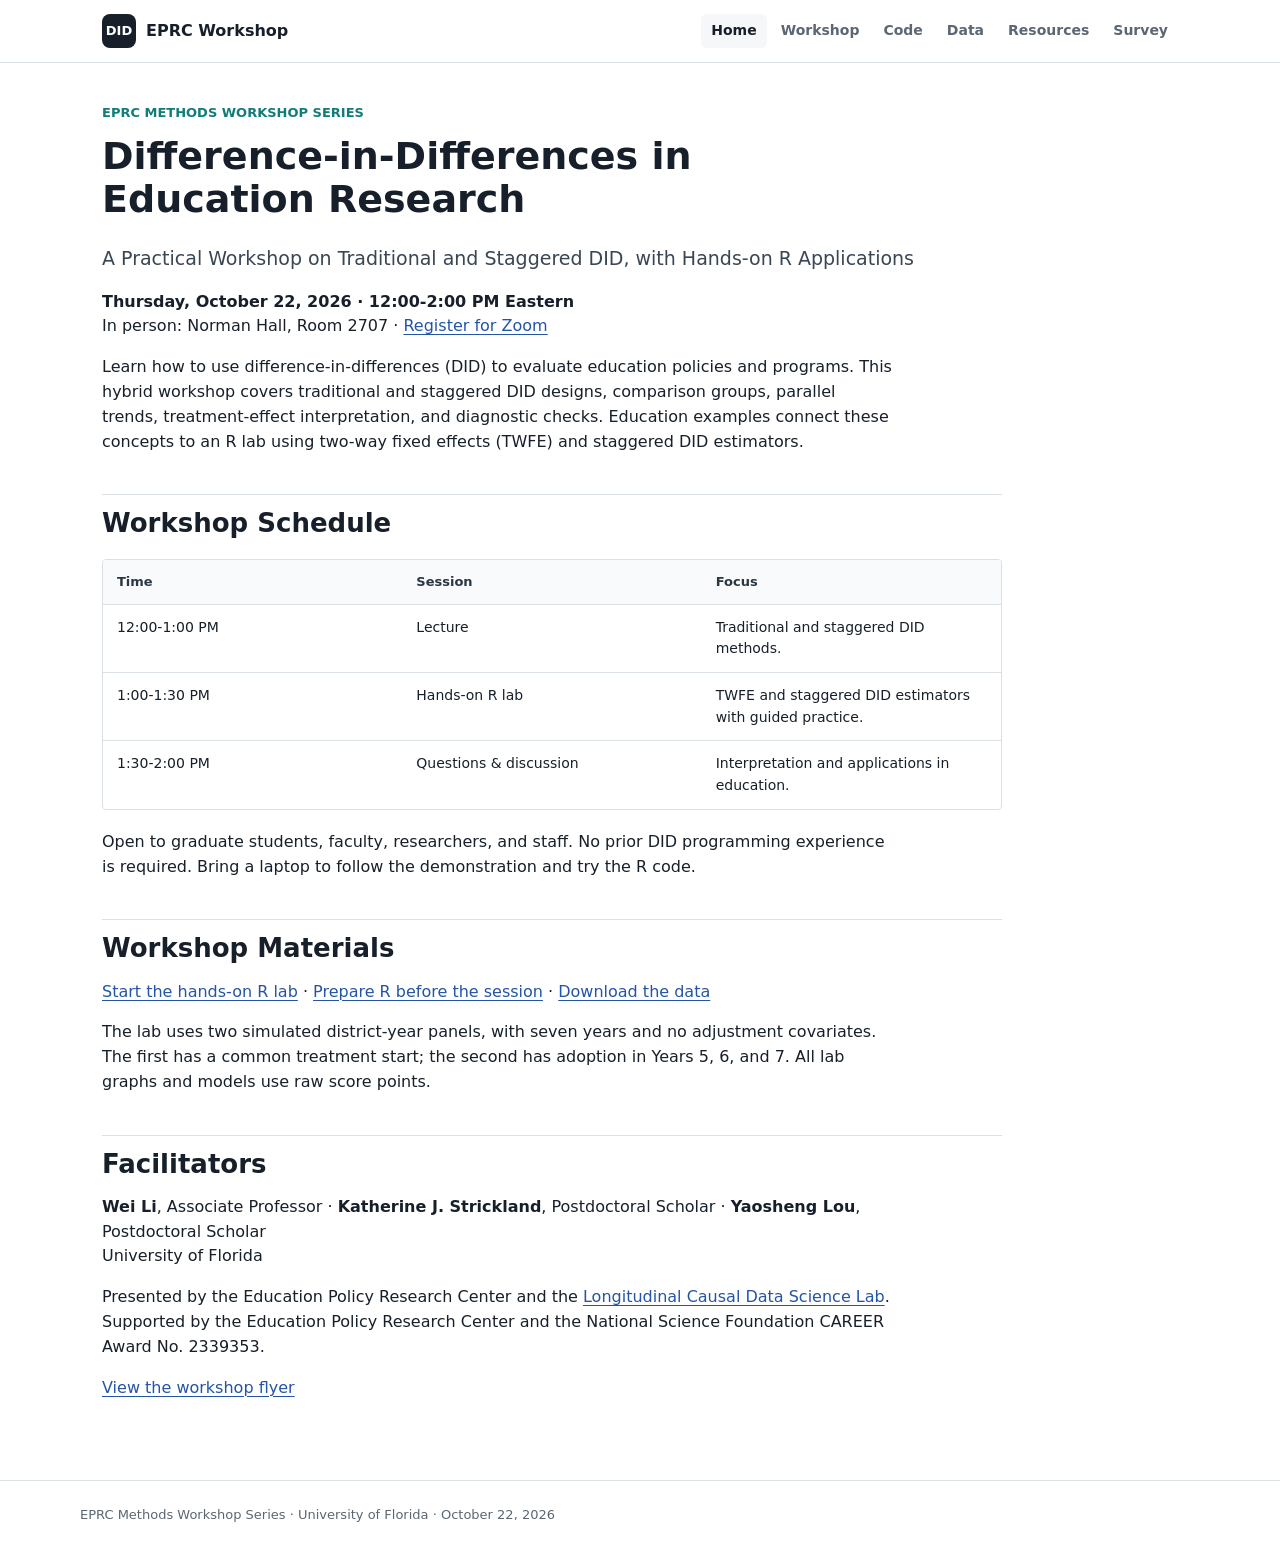
<file: static/did-eprc-workshop/index.html>
<!doctype html>
<html lang="en"><head><meta charset="utf-8"><meta name="viewport" content="width=device-width, initial-scale=1">
<title>Home | EPRC DID Workshop</title><link rel="stylesheet" href="styles.css">
<link rel="stylesheet" href="syntax.css"><script src="workshop.js" defer></script></head>
<body><a class="skip-link" href="#main">Skip to content</a>
<header class="site-header"><nav class="nav" aria-label="Main navigation">
<a class="brand" href="index.html"><span class="brand-mark">DID</span><span>EPRC Workshop</span></a>
<div class="nav-links"><a href="index.html" aria-current="page">Home</a>
<a href="workshop.html">Workshop</a>
<a href="code.html">Code</a>
<a href="data.html">Data</a>
<a href="resources.html">Resources</a>
<a href="https://docs.google.com/forms/d/e/1FAIpQLSfQf3xoxfmVeBs_7whEkxC_gdUGPMZTuGgbZzwtnPwMSvIz3w/viewform">Survey</a></div></nav></header>
<main id="main" class="document ">
<article><p class="eyebrow">
EPRC Methods Workshop Series
</p>
<h1 id="difference-in-differences-in-education-research">Difference-in-Differences in Education Research</h1>
<p class="lead">
A Practical Workshop on Traditional and Staggered DID, with Hands-on R Applications
</p>
<p><strong>Thursday, October 22, 2026 · 12:00-2:00 PM Eastern</strong><br> In person: Norman Hall, Room 2707 · <a href="https://ufl.zoom.us/meeting/register/OgvL9_Q2QK-zYuH9BGm9fA">Register for Zoom</a></p>
<p>Learn how to use difference-in-differences (DID) to evaluate education policies and programs. This hybrid workshop covers traditional and staggered DID designs, comparison groups, parallel trends, treatment-effect interpretation, and diagnostic checks. Education examples connect these concepts to an R lab using two-way fixed effects (TWFE) and staggered DID estimators.</p>
<h2 id="workshop-schedule">Workshop Schedule</h2>
<table>
<colgroup>
<col style="width: 33%" />
<col style="width: 33%" />
<col style="width: 33%" />
</colgroup>
<thead>
<tr>
<th>Time</th>
<th>Session</th>
<th>Focus</th>
</tr>
</thead>
<tbody>
<tr>
<td>12:00-1:00 PM</td>
<td>Lecture</td>
<td>Traditional and staggered DID methods.</td>
</tr>
<tr>
<td>1:00-1:30 PM</td>
<td>Hands-on R lab</td>
<td>TWFE and staggered DID estimators with guided practice.</td>
</tr>
<tr>
<td>1:30-2:00 PM</td>
<td>Questions &amp; discussion</td>
<td>Interpretation and applications in education.</td>
</tr>
</tbody>
</table>
<p>Open to graduate students, faculty, researchers, and staff. No prior DID programming experience is required. Bring a laptop to follow the demonstration and try the R code.</p>
<h2 id="workshop-materials">Workshop Materials</h2>
<p><a href="workshop.html">Start the hands-on R lab</a> · <a href="workshop.html#setup">Prepare R before the session</a> · <a href="data.html">Download the data</a></p>
<p>The lab uses two simulated district-year panels, with seven years and no adjustment covariates. The first has a common treatment start; the second has adoption in Years 5, 6, and 7. All lab graphs and models use raw score points.</p>
<h2 id="facilitators">Facilitators</h2>
<p><strong>Wei Li</strong>, Associate Professor · <strong>Katherine J. Strickland</strong>, Postdoctoral Scholar · <strong>Yaosheng Lou</strong>, Postdoctoral Scholar<br> University of Florida</p>
<p>Presented by the Education Policy Research Center and the <a href="https://lcds-lab.github.io/">Longitudinal Causal Data Science Lab</a>. Supported by the Education Policy Research Center and the National Science Foundation CAREER Award No. 2339353.</p>
<p><a href="assets/EPRC-DID-Workshop.pdf">View the workshop flyer</a></p>
</article></main><footer class="footer"><div class="footer-inner">EPRC Methods Workshop Series · University of Florida · October 22, 2026</div></footer></body></html>
</file>
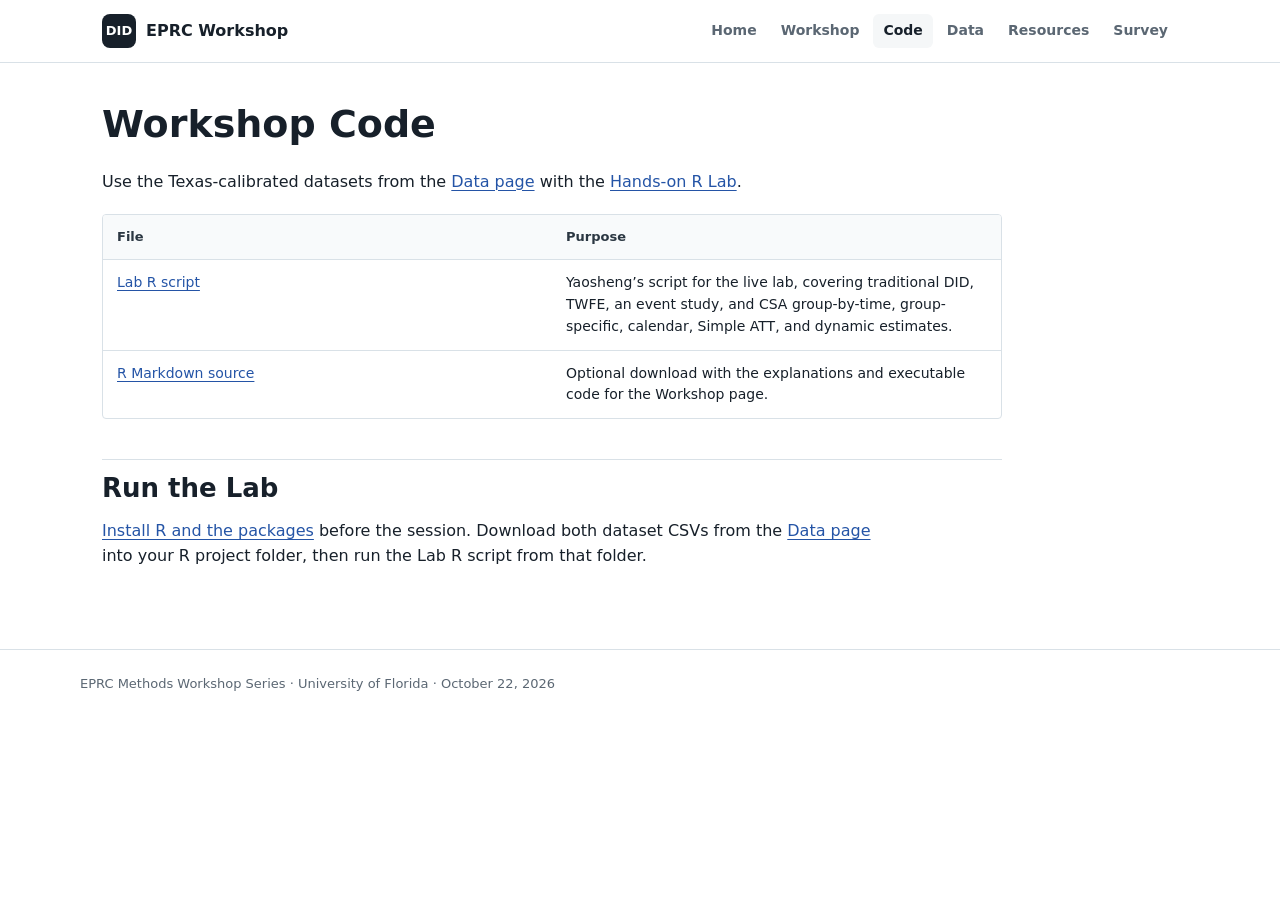
<file: static/did-eprc-workshop/code.html>
<!doctype html>
<html lang="en"><head><meta charset="utf-8"><meta name="viewport" content="width=device-width, initial-scale=1">
<title>Code | EPRC DID Workshop</title><link rel="stylesheet" href="styles.css">
<link rel="stylesheet" href="syntax.css"><script src="workshop.js" defer></script></head>
<body><a class="skip-link" href="#main">Skip to content</a>
<header class="site-header"><nav class="nav" aria-label="Main navigation">
<a class="brand" href="index.html"><span class="brand-mark">DID</span><span>EPRC Workshop</span></a>
<div class="nav-links"><a href="index.html">Home</a>
<a href="workshop.html">Workshop</a>
<a href="code.html" aria-current="page">Code</a>
<a href="data.html">Data</a>
<a href="resources.html">Resources</a>
<a href="https://docs.google.com/forms/d/e/1FAIpQLSfQf3xoxfmVeBs_7whEkxC_gdUGPMZTuGgbZzwtnPwMSvIz3w/viewform">Survey</a></div></nav></header>
<main id="main" class="document ">
<article><h1 id="workshop-code">Workshop Code</h1>
<p>Use the Texas-calibrated datasets from the <a href="data.html">Data page</a> with the <a href="workshop.html">Hands-on R Lab</a>.</p>
<table>
<colgroup>
<col style="width: 50%" />
<col style="width: 50%" />
</colgroup>
<thead>
<tr>
<th>File</th>
<th>Purpose</th>
</tr>
</thead>
<tbody>
<tr>
<td><a href="code/workshop_lab.R">Lab R script</a></td>
<td>Yaosheng’s script for the live lab, covering traditional DID, TWFE, an event study, and CSA group-by-time, group-specific, calendar, Simple ATT, and dynamic estimates.</td>
</tr>
<tr>
<td><a href="workshop.Rmd">R Markdown source</a></td>
<td>Optional download with the explanations and executable code for the Workshop page.</td>
</tr>
</tbody>
</table>
<h2 id="run-the-lab">Run the Lab</h2>
<p><a href="workshop.html#set-up-packages">Install R and the packages</a> before the session. Download both dataset CSVs from the <a href="data.html">Data page</a> into your R project folder, then run the Lab R script from that folder.</p>
</article></main><footer class="footer"><div class="footer-inner">EPRC Methods Workshop Series · University of Florida · October 22, 2026</div></footer></body></html>
</file>
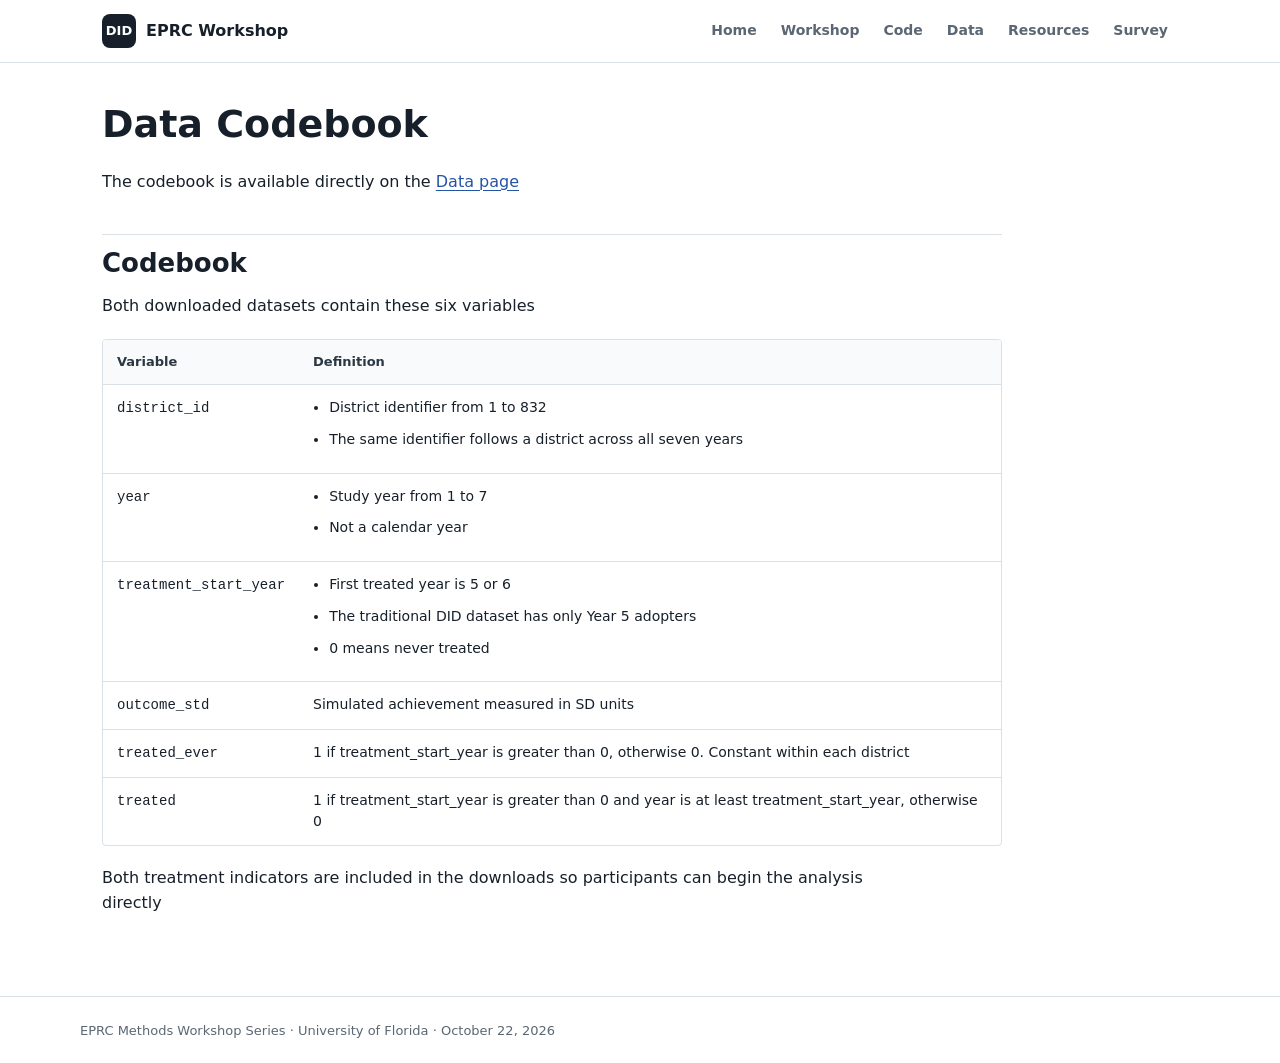
<file: static/did-eprc-workshop/codebook.html>
<!doctype html>
<html lang="en"><head><meta charset="utf-8"><meta name="viewport" content="width=device-width, initial-scale=1">
<title>Codebook | EPRC DID Workshop</title><link rel="stylesheet" href="styles.css">
<link rel="stylesheet" href="syntax.css"><script src="workshop.js" defer></script></head>
<body><a class="skip-link" href="#main">Skip to content</a>
<header class="site-header"><nav class="nav" aria-label="Main navigation">
<a class="brand" href="index.html"><span class="brand-mark">DID</span><span>EPRC Workshop</span></a>
<div class="nav-links"><a href="index.html">Home</a>
<a href="workshop.html">Workshop</a>
<a href="code.html">Code</a>
<a href="data.html">Data</a>
<a href="resources.html">Resources</a>
<a href="https://docs.google.com/forms/d/e/1FAIpQLSfQf3xoxfmVeBs_7whEkxC_gdUGPMZTuGgbZzwtnPwMSvIz3w/viewform">Survey</a></div></nav></header>
<main id="main" class="document ">
<article><h1 id="data-codebook">Data Codebook</h1>
<p>The codebook is available directly on the <a href="data.html#codebook">Data page</a></p>
<h2 id="codebook">Codebook</h2>
<p>Both downloaded datasets contain these six variables</p>
<table>
<thead>
<tr>
<th>
Variable
</th>
<th>
Definition
</th>
</tr>
</thead>
<tbody>
<tr>
<td>
<code>district_id</code>
</td>
<td>
<ul>
<li>
District identifier from 1 to 832
</li>
<li>
The same identifier follows a district across all seven years
</li>
</ul>
</td>
</tr>
<tr>
<td>
<code>year</code>
</td>
<td>
<ul>
<li>
Study year from 1 to 7
</li>
<li>
Not a calendar year
</li>
</ul>
</td>
</tr>
<tr>
<td>
<code>treatment_start_year</code>
</td>
<td>
<ul>
<li>
First treated year is 5 or 6
</li>
<li>
The traditional DID dataset has only Year 5 adopters
</li>
<li>
0 means never treated
</li>
</ul>
</td>
</tr>
<tr>
<td>
<code>outcome_std</code>
</td>
<td>
Simulated achievement measured in SD units
</td>
</tr>
<tr>
<td>
<code>treated_ever</code>
</td>
<td>
1 if treatment_start_year is greater than 0, otherwise 0. Constant within each district
</td>
</tr>
<tr>
<td>
<code>treated</code>
</td>
<td>
1 if treatment_start_year is greater than 0 and year is at least treatment_start_year, otherwise 0
</td>
</tr>
</tbody>
</table>
<p>Both treatment indicators are included in the downloads so participants can begin the analysis directly</p>
</article></main><footer class="footer"><div class="footer-inner">EPRC Methods Workshop Series · University of Florida · October 22, 2026</div></footer></body></html>
</file>
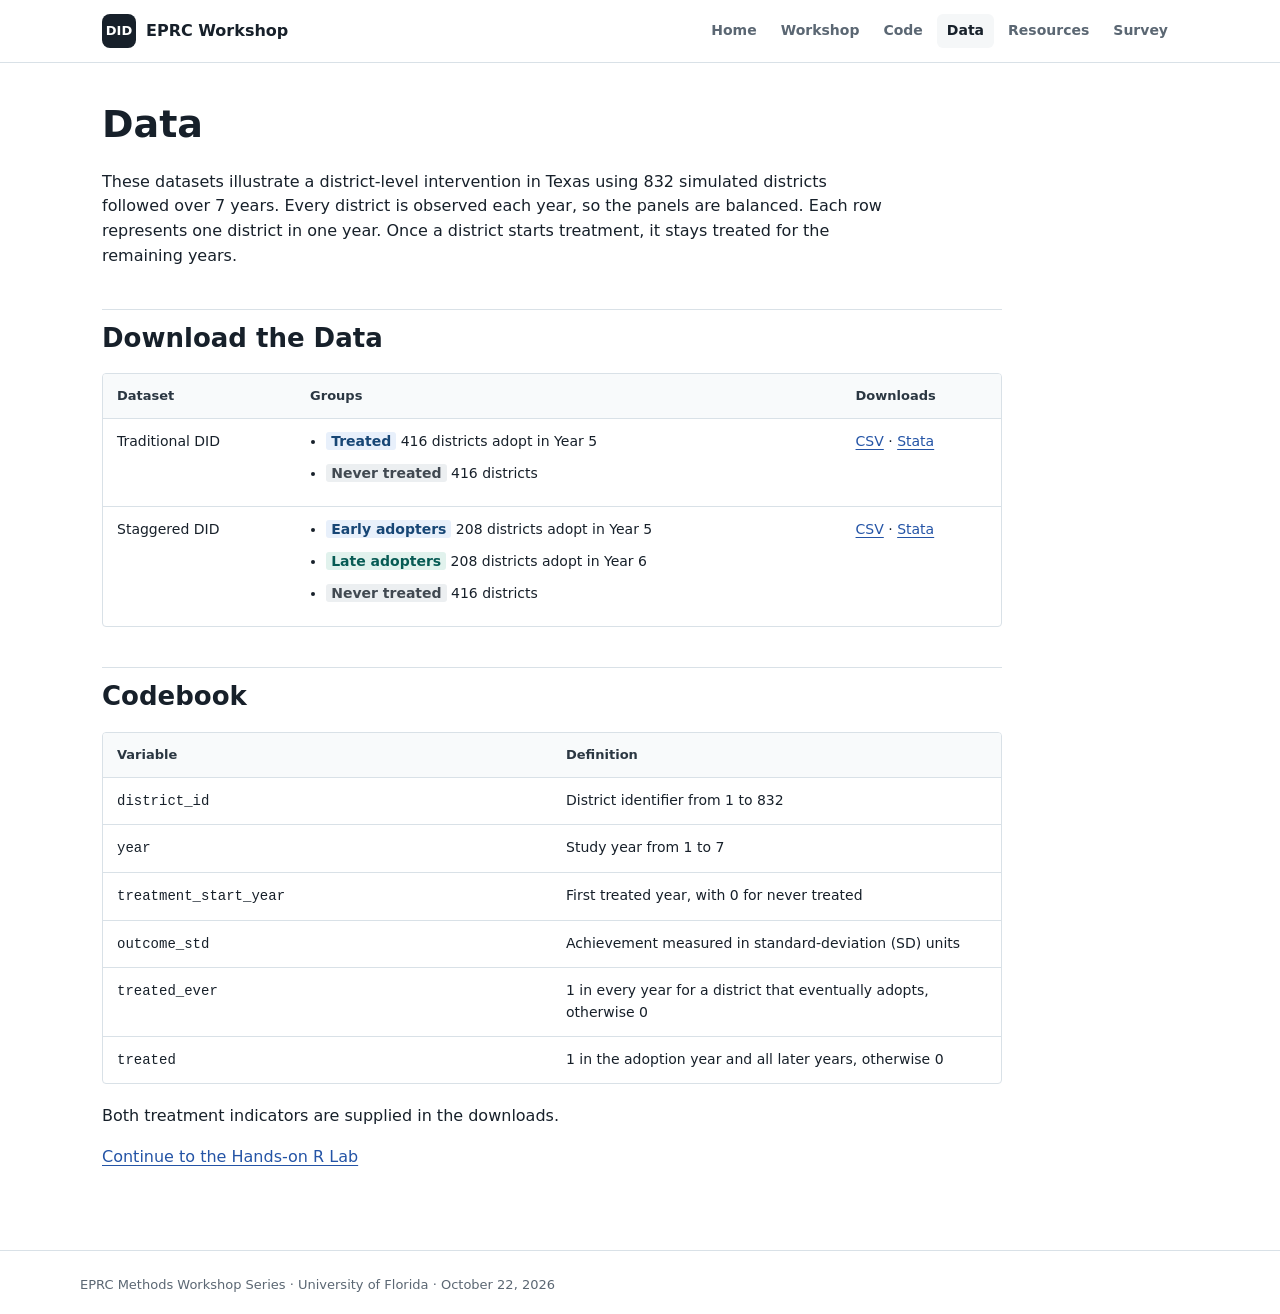
<file: static/did-eprc-workshop/data.html>
<!doctype html>
<html lang="en"><head><meta charset="utf-8"><meta name="viewport" content="width=device-width, initial-scale=1">
<title>Data | EPRC DID Workshop</title><link rel="stylesheet" href="styles.css">
<link rel="stylesheet" href="syntax.css"><script src="workshop.js" defer></script></head>
<body><a class="skip-link" href="#main">Skip to content</a>
<header class="site-header"><nav class="nav" aria-label="Main navigation">
<a class="brand" href="index.html"><span class="brand-mark">DID</span><span>EPRC Workshop</span></a>
<div class="nav-links"><a href="index.html">Home</a>
<a href="workshop.html">Workshop</a>
<a href="code.html">Code</a>
<a href="data.html" aria-current="page">Data</a>
<a href="resources.html">Resources</a>
<a href="https://docs.google.com/forms/d/e/1FAIpQLSfQf3xoxfmVeBs_7whEkxC_gdUGPMZTuGgbZzwtnPwMSvIz3w/viewform">Survey</a></div></nav></header>
<main id="main" class="document ">
<article><h1 id="data">Data</h1>
<p>These datasets illustrate a district-level intervention in Texas using 832 simulated districts followed over 7 years. Every district is observed each year, so the panels are balanced. Each row represents one district in one year. Once a district starts treatment, it stays treated for the remaining years.</p>
<h2 id="download-the-data">Download the Data</h2>
<table>
<thead>
<tr>
<th>
Dataset
</th>
<th>
Groups
</th>
<th>
Downloads
</th>
</tr>
</thead>
<tbody>
<tr>
<td>
Traditional DID
</td>
<td>
<ul>
<li>
<span class="cohort-label early">Treated</span> 416 districts adopt in Year 5
</li>
<li>
<span class="cohort-label never">Never treated</span> 416 districts
</li>
</ul>
</td>
<td>
<a href="assets/data/traditional_did_district.csv">CSV</a> · <a href="assets/data/traditional_did_district.dta">Stata</a>
</td>
</tr>
<tr>
<td>
Staggered DID
</td>
<td>
<ul>
<li>
<span class="cohort-label early">Early adopters</span> 208 districts adopt in Year 5
</li>
<li>
<span class="cohort-label late">Late adopters</span> 208 districts adopt in Year 6
</li>
<li>
<span class="cohort-label never">Never treated</span> 416 districts
</li>
</ul>
</td>
<td>
<a href="assets/data/staggered_did_district.csv">CSV</a> · <a href="assets/data/staggered_did_district.dta">Stata</a>
</td>
</tr>
</tbody>
</table>
<h2 id="codebook">Codebook</h2>
<table>
<colgroup>
<col style="width: 50%" />
<col style="width: 50%" />
</colgroup>
<thead>
<tr>
<th>Variable</th>
<th>Definition</th>
</tr>
</thead>
<tbody>
<tr>
<td><code>district_id</code></td>
<td>District identifier from 1 to 832</td>
</tr>
<tr>
<td><code>year</code></td>
<td>Study year from 1 to 7</td>
</tr>
<tr>
<td><code>treatment_start_year</code></td>
<td>First treated year, with 0 for never treated</td>
</tr>
<tr>
<td><code>outcome_std</code></td>
<td>Achievement measured in standard-deviation (SD) units</td>
</tr>
<tr>
<td><code>treated_ever</code></td>
<td>1 in every year for a district that eventually adopts, otherwise 0</td>
</tr>
<tr>
<td><code>treated</code></td>
<td>1 in the adoption year and all later years, otherwise 0</td>
</tr>
</tbody>
</table>
<p>Both treatment indicators are supplied in the downloads.</p>
<p><a href="workshop.html">Continue to the Hands-on R Lab</a></p>
</article></main><footer class="footer"><div class="footer-inner">EPRC Methods Workshop Series · University of Florida · October 22, 2026</div></footer></body></html>
</file>
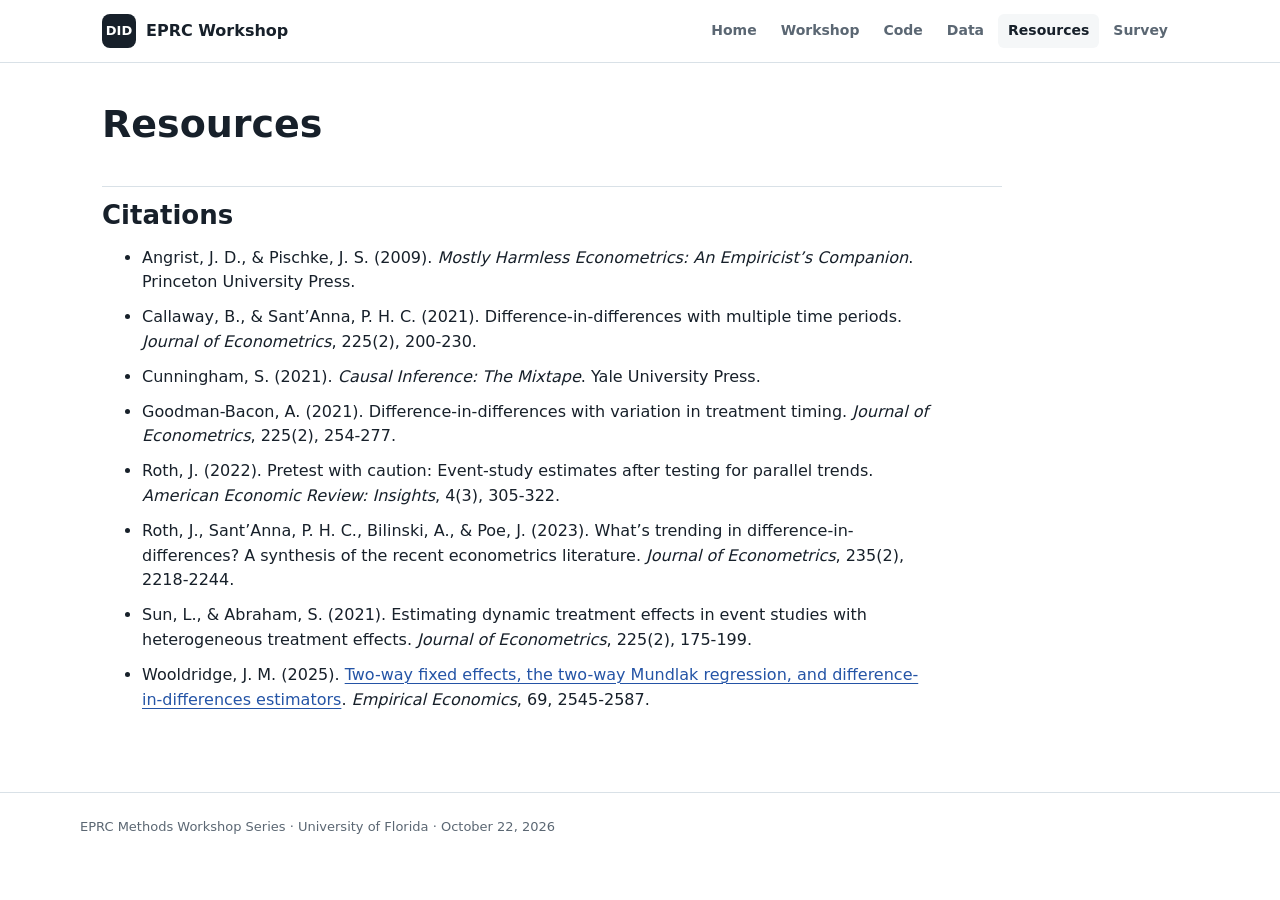
<file: static/did-eprc-workshop/resources.html>
<!doctype html>
<html lang="en"><head><meta charset="utf-8"><meta name="viewport" content="width=device-width, initial-scale=1">
<title>Resources | EPRC DID Workshop</title><link rel="stylesheet" href="styles.css">
<link rel="stylesheet" href="syntax.css"><script src="workshop.js" defer></script></head>
<body><a class="skip-link" href="#main">Skip to content</a>
<header class="site-header"><nav class="nav" aria-label="Main navigation">
<a class="brand" href="index.html"><span class="brand-mark">DID</span><span>EPRC Workshop</span></a>
<div class="nav-links"><a href="index.html">Home</a>
<a href="workshop.html">Workshop</a>
<a href="code.html">Code</a>
<a href="data.html">Data</a>
<a href="resources.html" aria-current="page">Resources</a>
<a href="https://docs.google.com/forms/d/e/1FAIpQLSfQf3xoxfmVeBs_7whEkxC_gdUGPMZTuGgbZzwtnPwMSvIz3w/viewform">Survey</a></div></nav></header>
<main id="main" class="document ">
<article><h1>Resources</h1>
<h2 id="citations">Citations</h2>
<ul>
<li>Angrist, J. D., &amp; Pischke, J. S. (2009). <em>Mostly Harmless Econometrics: An Empiricist’s Companion</em>. Princeton University Press.</li>
<li>Callaway, B., &amp; Sant’Anna, P. H. C. (2021). Difference-in-differences with multiple time periods. <em>Journal of Econometrics</em>, 225(2), 200-230.</li>
<li>Cunningham, S. (2021). <em>Causal Inference: The Mixtape</em>. Yale University Press.</li>
<li>Goodman-Bacon, A. (2021). Difference-in-differences with variation in treatment timing. <em>Journal of Econometrics</em>, 225(2), 254-277.</li>
<li>Roth, J. (2022). Pretest with caution: Event-study estimates after testing for parallel trends. <em>American Economic Review: Insights</em>, 4(3), 305-322.</li>
<li>Roth, J., Sant’Anna, P. H. C., Bilinski, A., &amp; Poe, J. (2023). What’s trending in difference-in-differences? A synthesis of the recent econometrics literature. <em>Journal of Econometrics</em>, 235(2), 2218-2244.</li>
<li>Sun, L., &amp; Abraham, S. (2021). Estimating dynamic treatment effects in event studies with heterogeneous treatment effects. <em>Journal of Econometrics</em>, 225(2), 175-199.</li>
<li>Wooldridge, J. M. (2025). <a href="https://doi.org/10.1007/s00181-025-02807-z">Two-way fixed effects, the two-way Mundlak regression, and difference-in-differences estimators</a>. <em>Empirical Economics</em>, 69, 2545-2587.</li>
</ul>
</article></main><footer class="footer"><div class="footer-inner">EPRC Methods Workshop Series · University of Florida · October 22, 2026</div></footer></body></html>
</file>
<file: static/did-eprc-workshop/styles.css>
:root {
  --ink: #17202a;
  --muted: #5b6773;
  --paper: #ffffff;
  --soft: #f5f7f8;
  --line: #d9e1e7;
  --blue: #2454a6;
  --teal: #117c78;
  --rose: #b3435d;
  --gold: #956f18;
  --shadow: 0 8px 24px rgba(23, 32, 42, 0.08);
}

* {
  box-sizing: border-box;
}

body {
  margin: 0;
  color: var(--ink);
  background: var(--paper);
  font-family: Inter, ui-sans-serif, system-ui, -apple-system, BlinkMacSystemFont, "Segoe UI", sans-serif;
  line-height: 1.55;
}

a {
  color: var(--blue);
  text-decoration-thickness: 0.08em;
  text-underline-offset: 0.18em;
}

.site-header {
  position: sticky;
  top: 0;
  z-index: 10;
  border-bottom: 1px solid var(--line);
  background: rgba(255, 255, 255, 0.96);
  backdrop-filter: blur(10px);
}

.nav {
  display: flex;
  align-items: center;
  justify-content: space-between;
  max-width: 1120px;
  margin: 0 auto;
  padding: 14px 22px;
  gap: 20px;
}

.brand {
  display: inline-flex;
  align-items: center;
  gap: 10px;
  color: var(--ink);
  font-weight: 750;
  text-decoration: none;
}

.brand-mark {
  display: inline-grid;
  place-items: center;
  width: 34px;
  height: 34px;
  border-radius: 8px;
  background: var(--ink);
  color: white;
  font-size: 13px;
  letter-spacing: 0;
}

.nav-links {
  display: flex;
  align-items: center;
  gap: 4px;
  flex-wrap: wrap;
}

.nav-links a {
  display: inline-flex;
  align-items: center;
  min-height: 34px;
  padding: 6px 10px;
  border-radius: 6px;
  color: var(--muted);
  font-size: 14px;
  font-weight: 650;
  text-decoration: none;
}

.nav-links a:hover,
.nav-links a[aria-current="page"] {
  color: var(--ink);
  background: var(--soft);
}

.hero {
  border-bottom: 1px solid var(--line);
  background: linear-gradient(180deg, #f7fafb 0%, #ffffff 100%);
}

.hero-inner {
  display: block;
  max-width: 1120px;
  margin: 0 auto;
  padding: 62px 22px 52px;
}

.eyebrow {
  margin: 0 0 12px;
  color: var(--teal);
  font-size: 13px;
  font-weight: 800;
  letter-spacing: 0;
  text-transform: uppercase;
}

h1,
h2,
h3 {
  line-height: 1.12;
  letter-spacing: 0;
}

h1 {
  margin: 0;
  max-width: 760px;
  font-size: 48px;
}

h2 {
  margin: 0 0 16px;
  font-size: 30px;
}

h3 {
  margin: 0 0 8px;
  font-size: 20px;
}

.lead {
  max-width: 720px;
  margin: 20px 0 0;
  color: #394653;
  font-size: 19px;
}

.hero-actions,
.button-row {
  display: flex;
  flex-wrap: wrap;
  gap: 10px;
  margin-top: 26px;
}

.button {
  display: inline-flex;
  align-items: center;
  justify-content: center;
  min-height: 40px;
  padding: 9px 13px;
  border: 1px solid var(--line);
  border-radius: 7px;
  background: var(--paper);
  color: var(--ink);
  font-weight: 720;
  text-decoration: none;
}

.button.primary {
  border-color: var(--blue);
  background: var(--blue);
  color: white;
}

.button:hover {
  transform: translateY(-1px);
  box-shadow: var(--shadow);
}

.figure-frame {
  margin: 0;
  overflow: hidden;
  border: 1px solid var(--line);
  border-radius: 8px;
  background: white;
  box-shadow: var(--shadow);
}

.figure-frame img {
  display: block;
  width: 100%;
  height: auto;
}

.figure-frame figcaption {
  padding: 10px 14px 12px;
  color: var(--muted);
  font-size: 13px;
}

.section {
  max-width: 1120px;
  margin: 0 auto;
  padding: 44px 22px;
}

.section.alt {
  max-width: none;
  background: var(--soft);
  border-top: 1px solid var(--line);
  border-bottom: 1px solid var(--line);
}

.section.alt > .section-inner {
  max-width: 1120px;
  margin: 0 auto;
}

.grid {
  display: grid;
  grid-template-columns: repeat(3, minmax(0, 1fr));
  gap: 16px;
}

.grid.two {
  grid-template-columns: repeat(2, minmax(0, 1fr));
}

.card {
  min-height: 100%;
  padding: 18px;
  border: 1px solid var(--line);
  border-radius: 8px;
  background: white;
}

.card.accent-blue {
  border-top: 4px solid var(--blue);
}

.card.accent-teal {
  border-top: 4px solid var(--teal);
}

.card.accent-rose {
  border-top: 4px solid var(--rose);
}

.card.accent-gold {
  border-top: 4px solid var(--gold);
}

.card p,
.callout p {
  margin: 8px 0 0;
  color: var(--muted);
}

.metadata {
  display: grid;
  grid-template-columns: repeat(4, minmax(0, 1fr));
  gap: 12px;
  margin-top: 28px;
}

.metric {
  padding: 14px;
  border: 1px solid var(--line);
  border-radius: 8px;
  background: white;
}

.metric strong {
  display: block;
  margin-bottom: 3px;
  color: var(--ink);
  font-size: 22px;
}

.metric span {
  color: var(--muted);
  font-size: 13px;
}

.timeline {
  display: grid;
  gap: 12px;
  margin-top: 18px;
}

.timeline-item {
  display: grid;
  grid-template-columns: 110px minmax(0, 1fr);
  gap: 16px;
  padding: 16px;
  border: 1px solid var(--line);
  border-radius: 8px;
  background: white;
}

.time-label {
  color: var(--rose);
  font-weight: 800;
}

.table-wrap {
  overflow-x: auto;
  border: 1px solid var(--line);
  border-radius: 8px;
  background: white;
}

table {
  width: 100%;
  border-collapse: collapse;
  font-size: 14px;
}

th,
td {
  padding: 12px 14px;
  border-bottom: 1px solid var(--line);
  text-align: left;
  vertical-align: top;
}

th {
  background: #f8fafb;
  color: #2b3742;
  font-size: 12px;
  letter-spacing: 0;
  text-transform: uppercase;
}

tr:last-child td {
  border-bottom: 0;
}

.callout {
  margin: 22px 0;
  padding: 18px;
  border-left: 4px solid var(--teal);
  border-radius: 8px;
  background: #f3fbfa;
}

.code-block {
  overflow-x: auto;
  padding: 16px;
  border-radius: 8px;
  background: #17202a;
  color: #eff4f7;
  font-family: "SFMono-Regular", Consolas, "Liberation Mono", monospace;
  font-size: 13px;
}

.page-title {
  max-width: 1120px;
  margin: 0 auto;
  padding: 44px 22px 20px;
}

.page-title h1 {
  font-size: 40px;
}

.footer {
  border-top: 1px solid var(--line);
  padding: 24px 22px;
  color: var(--muted);
  font-size: 13px;
}

.footer-inner {
  max-width: 1120px;
  margin: 0 auto;
}

@media (max-width: 820px) {
  .nav {
    align-items: flex-start;
    flex-direction: column;
  }

  .hero-inner,
  .grid,
  .grid.two,
  .metadata,
  .timeline-item {
    grid-template-columns: 1fr;
  }

  h1 {
    font-size: 36px;
  }

  .page-title h1 {
    font-size: 34px;
  }
}

.document {max-width:1120px; margin:0 auto; padding:40px 22px 64px;}
.document article {min-width:0; max-width:900px;}
.document h1 {font-size:38px; margin-bottom:24px;}
.document h2 {font-size:26px; margin:40px 0 16px; padding-top:14px; border-top:1px solid var(--line); scroll-margin-top:110px;}
.document h2:first-child {margin-top:0; border:0; padding:0; font-size:34px;}
.document p, .document li {max-width:78ch;}
.document li {margin-bottom:10px;}
.document img {max-width:100%; height:auto; display:block; margin:20px auto;}
.document .equation {max-width:100%; overflow-x:auto; padding:12px 0; margin:16px 0;}
.document .numbered-equation {display:grid; grid-template-columns:minmax(0,1fr) auto; align-items:center; gap:12px; margin:16px 0;}
.document .numbered-equation .equation {min-width:0; margin:0;}
.document .equation-number {font-size:14px; white-space:nowrap; padding-right:2px;}
.document .table-wrap {margin:20px 0; border-radius:4px;}
.document article > table {display:block; max-width:100%; overflow-x:auto;}
.document th {text-transform:none; font-size:13px;}
.lab-layout {display:grid; grid-template-columns:200px minmax(0,1fr); gap:32px;}
.lab-toc {position:sticky; top:100px; align-self:start; max-height:calc(100vh - 120px); overflow:auto; font-size:13px;}
.lab-toc a {display:block; padding:7px 0; color:var(--muted); text-decoration:none;}
.lab-toc a.toc-subsection {padding-left:18px; border-left:1px solid var(--line); margin-left:4px;}
.lab-toc a:hover {color:var(--blue); text-decoration:underline;}
pre {white-space:pre; overflow:auto; max-height:420px; padding:18px; background:#f2f5f7; border:1px solid #d9e1e7; border-radius:4px; font-size:13px; line-height:1.65; tab-size:2;}
pre code {font-family:Consolas, 'Liberation Mono', monospace;}
div.sourceCode {position:relative; padding-top:30px; margin:24px 0 12px; background:#f2f5f7; border-radius:4px;}
div.sourceCode pre {margin:0; border-top:0;}
.copy-code {position:absolute; top:4px; right:8px; border:1px solid var(--line); border-radius:4px; background:white; color:var(--blue); padding:3px 10px; cursor:pointer; font:inherit; font-size:12px;}
.copy-status {position:absolute; top:6px; left:12px; font-size:12px; max-width:75%;}
details {padding:12px 0;}
summary {cursor:pointer; color:var(--blue); font-weight:600;}
:focus-visible {outline:3px solid var(--teal); outline-offset:3px;}
.skip-link {position:absolute; left:10px; top:-100px; z-index:30; background:white; padding:12px;}
.skip-link:focus {top:8px;}
article a {overflow-wrap:anywhere;}
@media(max-width:820px) {
  .nav {gap:8px; padding:10px 16px;}
  .nav-links a {padding:4px 8px; font-size:13px;}
  .document {padding:24px 16px 48px;}
  .document h1 {font-size:30px;}
  .document h2 {font-size:24px; scroll-margin-top:165px;}
  .lab-layout {grid-template-columns:minmax(0,1fr); gap:24px;}
  .lab-toc {position:static; max-height:none; border-bottom:1px solid var(--line); padding-bottom:20px;}
  .lab-toc nav {columns:2; column-gap:20px;}
  .lab-toc a {break-inside:avoid;}
  .document th, .document td {padding:9px 10px;}
  pre {font-size:12px;}
}

/* Cohort labels supplement text without relying on color alone. */
.cohort-label { padding: 1px 5px; border-radius: 3px; font-weight: 600; }
.cohort-label.early { color: #174675; background: #e8f0fb; }
.cohort-label.late { color: #075b54; background: #e1f2ed; }
.cohort-label.never { color: #414951; background: #eceff1; }
td ul { margin: 0; padding-left: 1.15em; }
td li + li { margin-top: 0.35em; }
</file>
<file: static/did-eprc-workshop/syntax.css>
code span.co {color:#54636e;} code span.st {color:#12643d;} code span.fu {color:#194f9a;} code span.kw,code span.cf {color:#a22e58;font-weight:600;} code span.dv,code span.fl {color:#8b4312;} code span.op {color:#323b45;}
</file>
